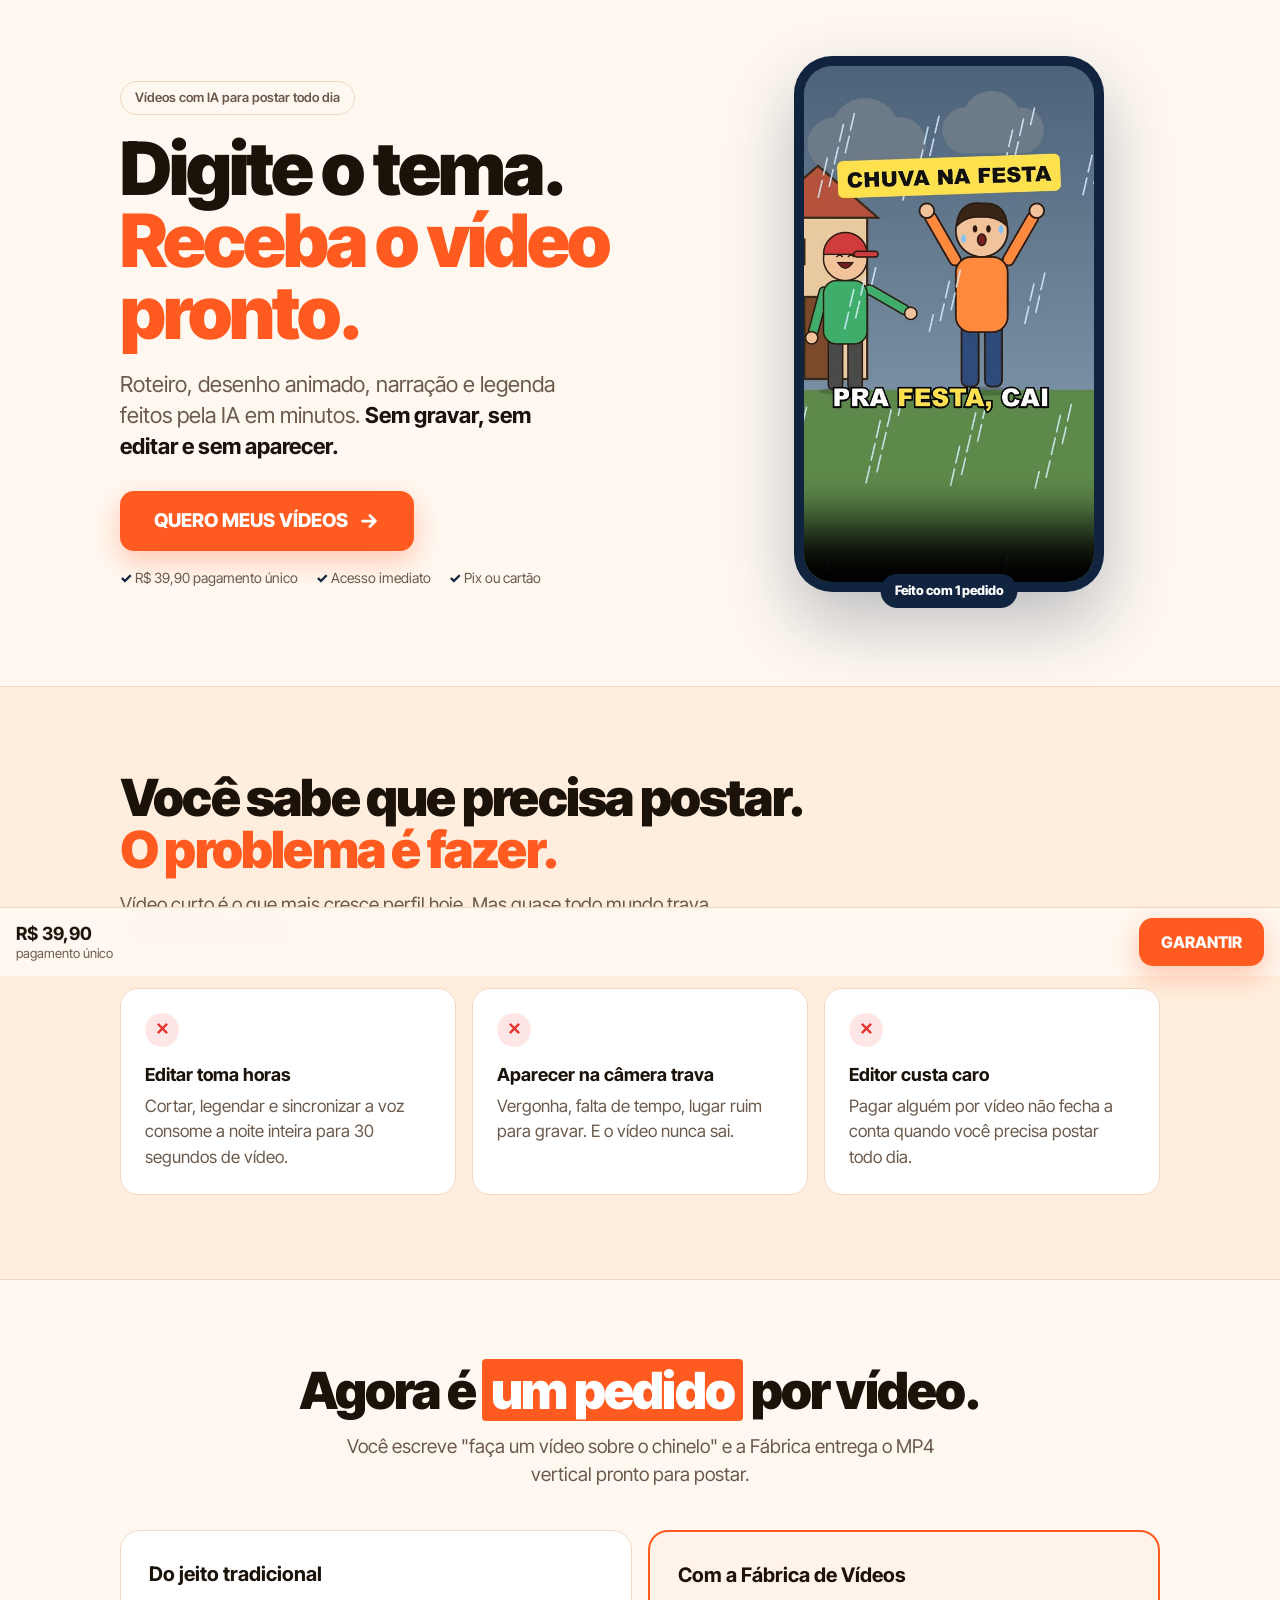
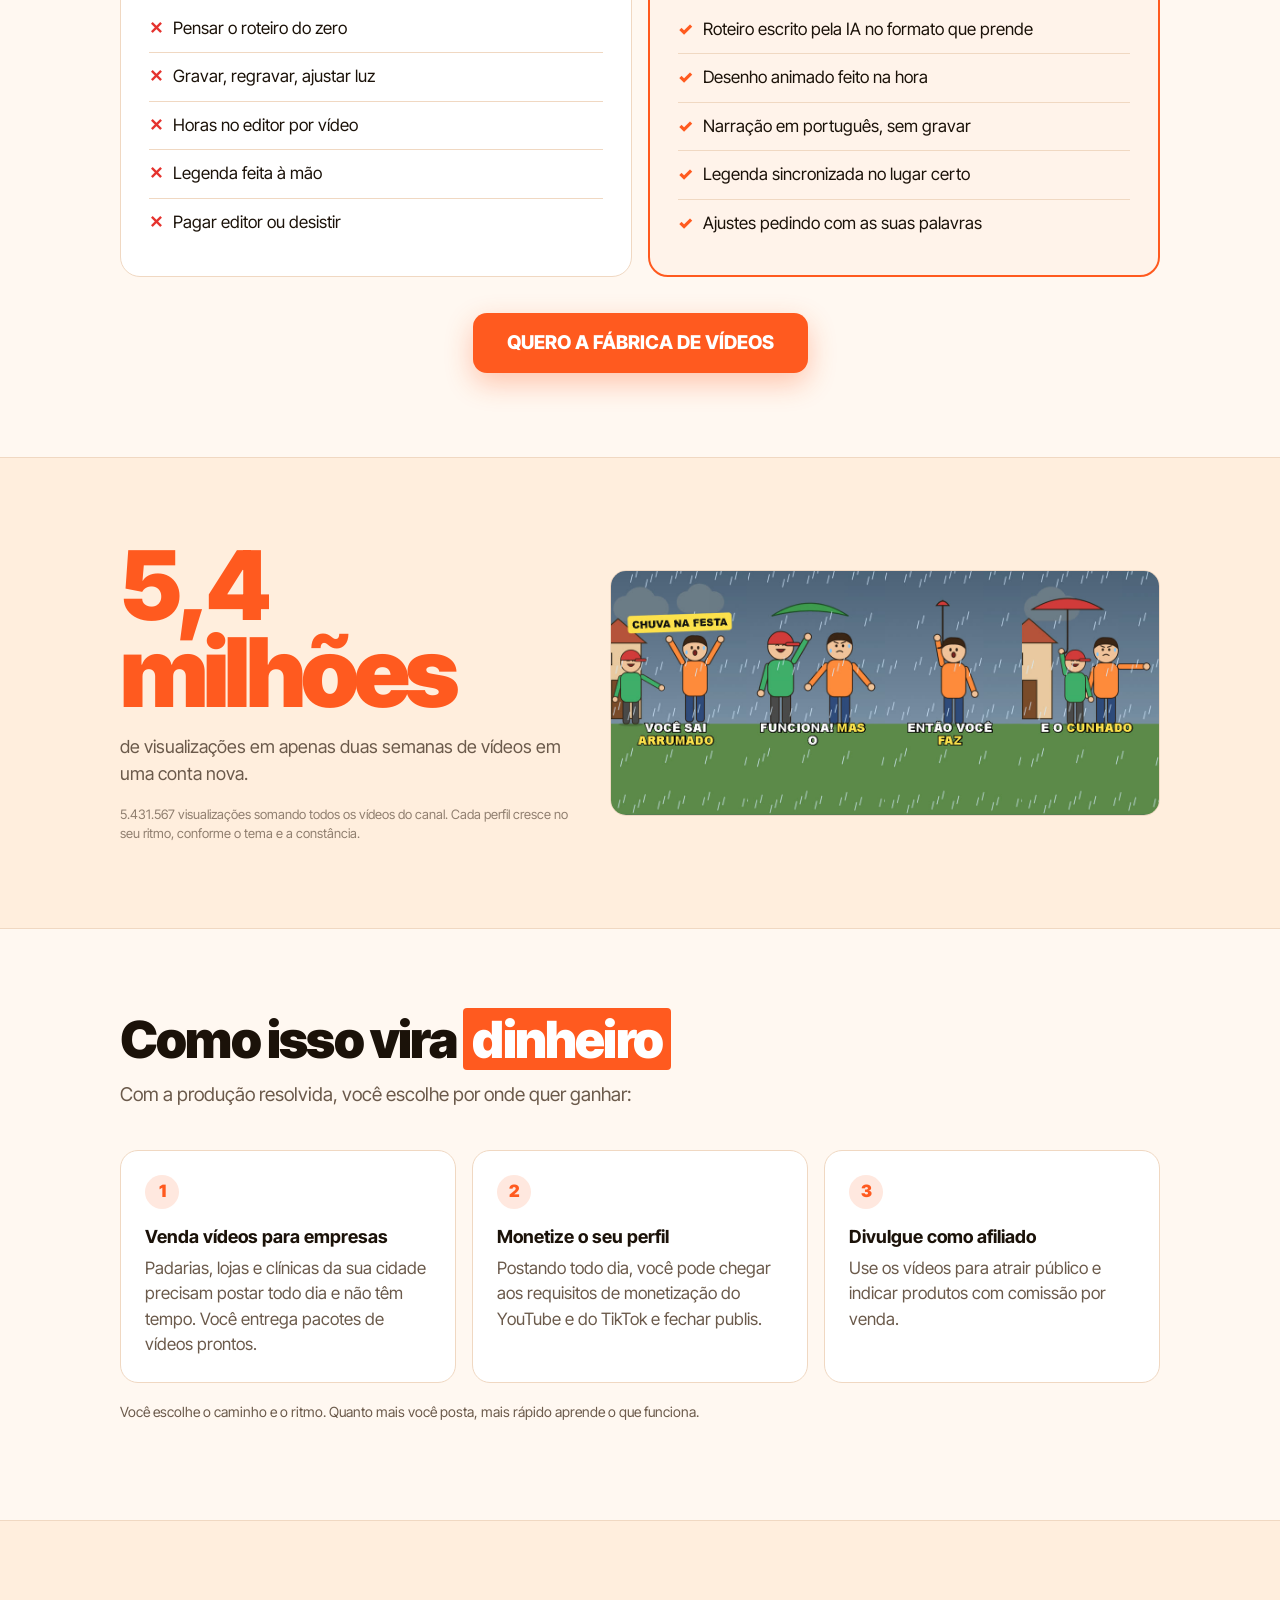
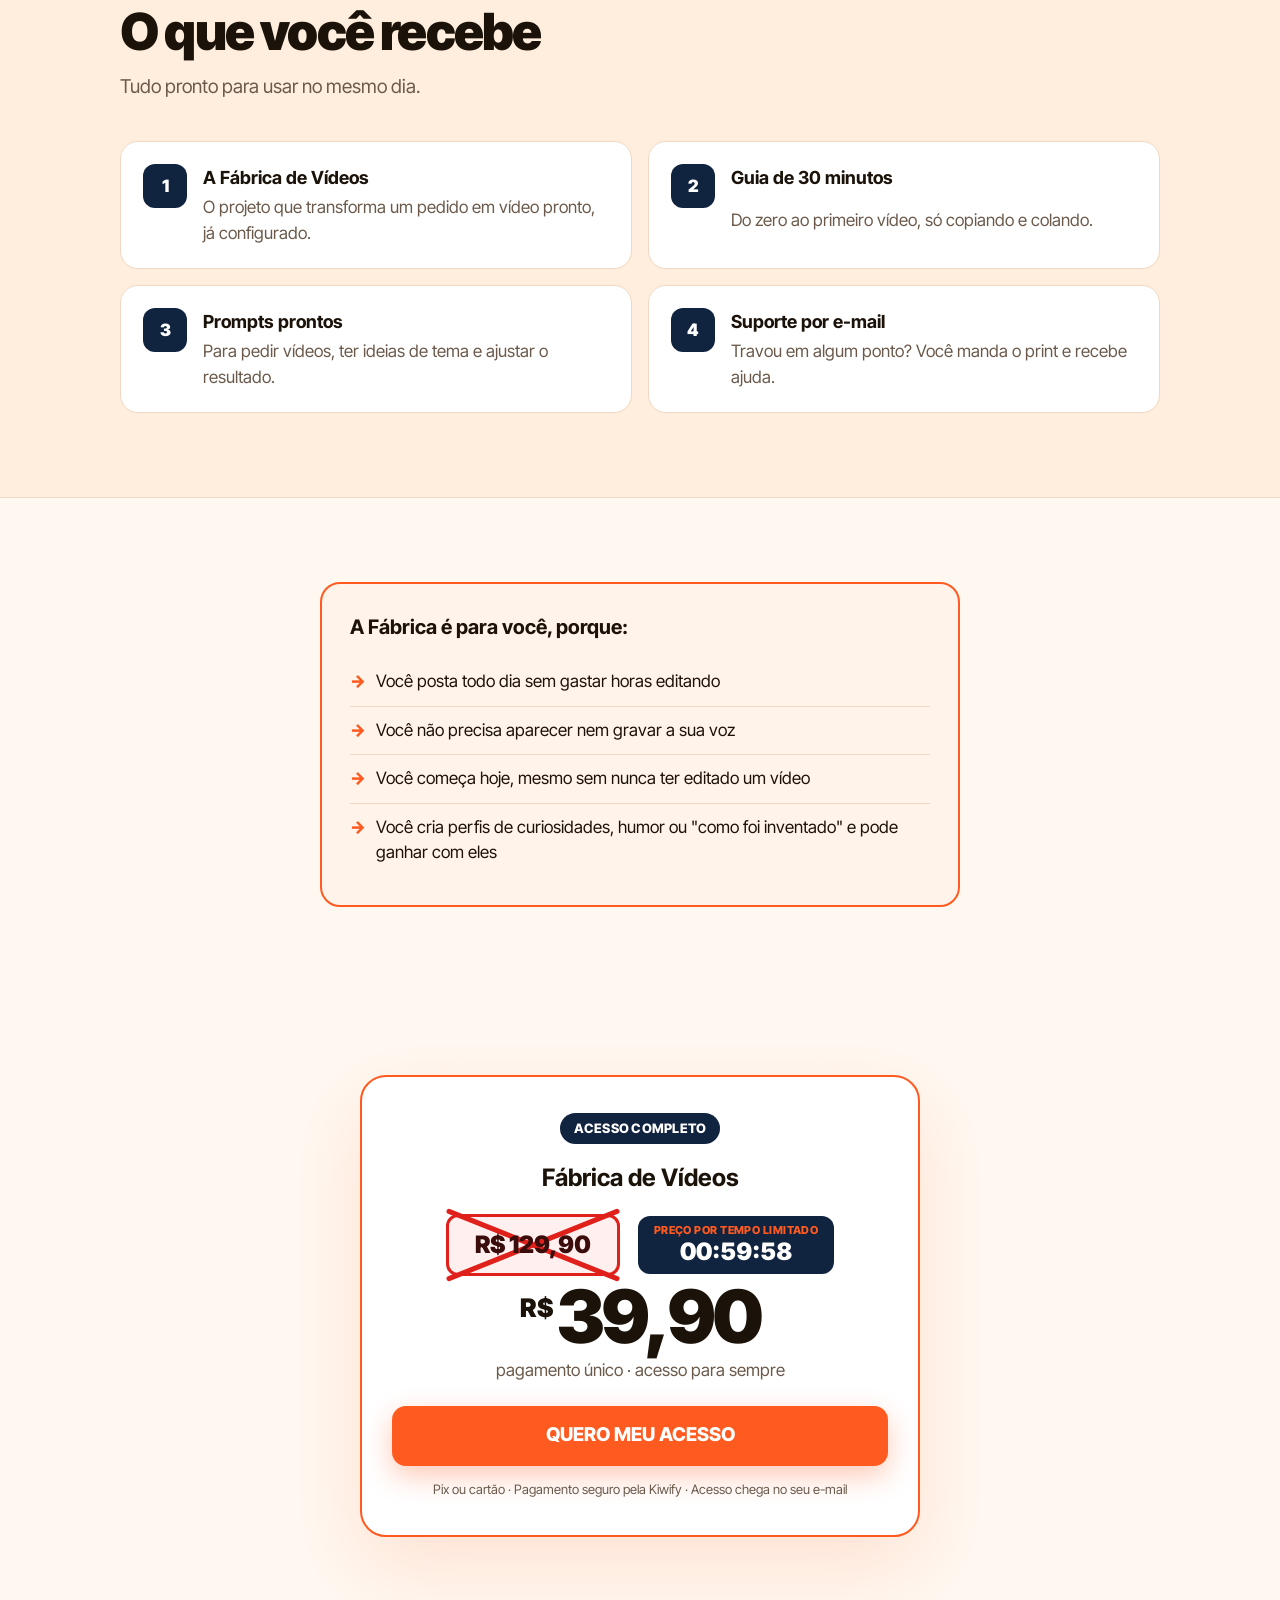
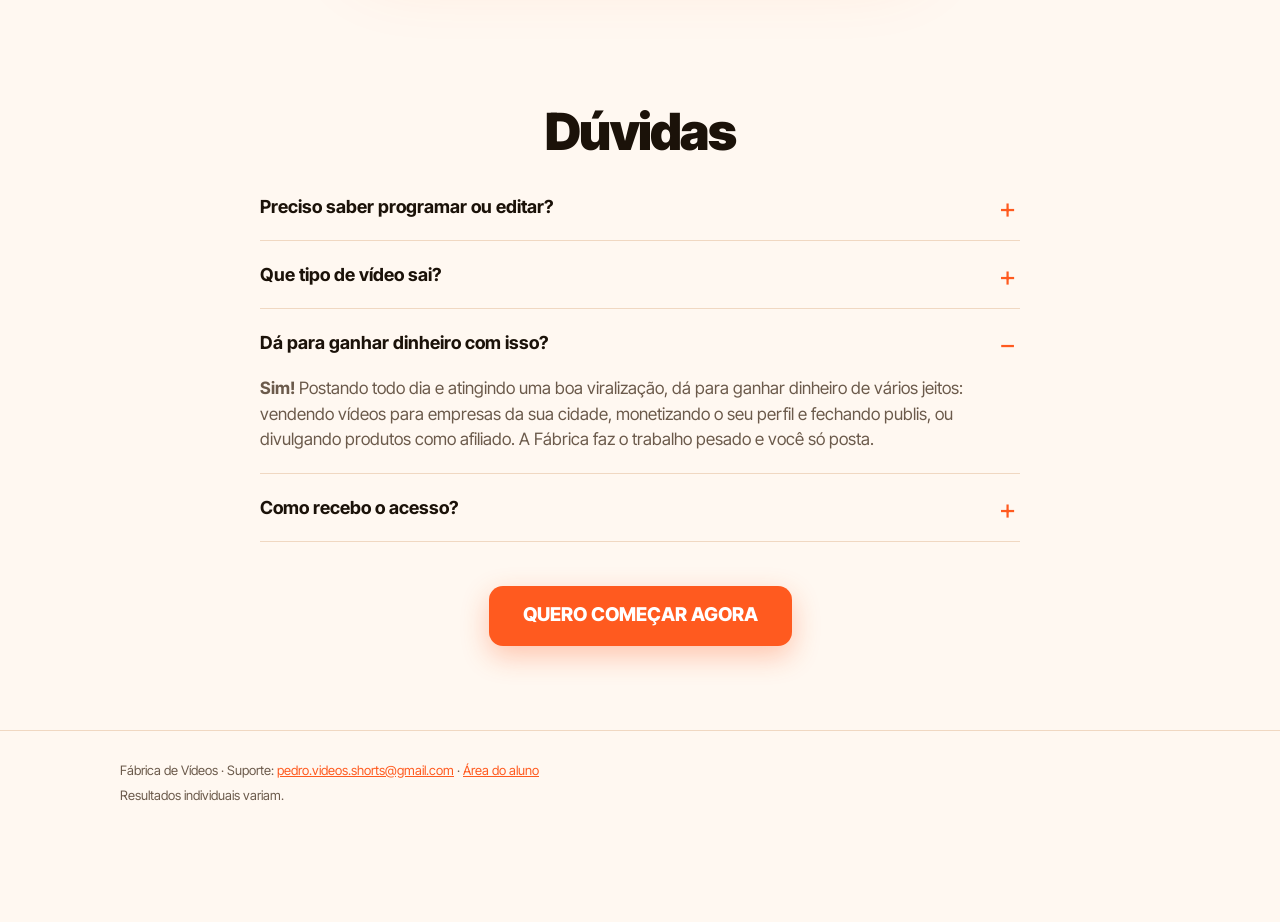
<file: index.html>
<!doctype html>
<html lang="pt-BR">
<head>
<meta charset="utf-8">
<meta name="viewport" content="width=device-width, initial-scale=1, viewport-fit=cover">
<title>Fábrica de Vídeos · Vídeos curtos com IA, sem gravar e sem editar</title>
<meta name="description" content="Digite o tema, receba o vídeo pronto: roteiro, desenho animado, narração e legenda. Sem gravar, sem editar, sem aparecer.">
<meta property="og:title" content="Fábrica de Vídeos">
<meta property="og:description" content="Digite o tema. Receba o vídeo pronto.">
<meta property="og:image" content="quadros.jpg">
<meta name="theme-color" content="#10233f">
<link rel="preconnect" href="https://fonts.googleapis.com">
<link rel="preconnect" href="https://fonts.gstatic.com" crossorigin>
<link href="https://fonts.googleapis.com/css2?family=Inter+Tight:wght@500;600;700;800;900&display=swap" rel="stylesheet">
<link rel="icon" href="data:image/svg+xml,<svg xmlns='http://www.w3.org/2000/svg' viewBox='0 0 100 100'><rect width='100' height='100' rx='24' fill='%23ff5a1f'/><text x='50' y='71' font-size='62' font-weight='900' font-family='Arial' fill='white' text-anchor='middle'>F</text></svg>">
<style>
:root {
  --bg: #fff8f1; --bg-2: #ffeedd; --card: #ffffff; --line: #f0d8c2; --marinho: #10233f;
  --ink: #1b1209; --ink-2: #6b5a4b; --amarelo: #ff5a1f; --verde: #ff5a1f; --verde-h: #e94a10; --vermelho: #e5322d;
  --font: "Inter Tight", -apple-system, BlinkMacSystemFont, "Segoe UI", Roboto, Arial, sans-serif;
}
* { box-sizing: border-box; }
html { scroll-behavior: smooth; -webkit-text-size-adjust: 100%; }
body { margin: 0; background: var(--bg); color: var(--ink); font-family: var(--font); font-size: 1.0625rem; line-height: 1.5; -webkit-font-smoothing: antialiased; }
a { color: var(--amarelo); }
:focus-visible { outline: 3px solid var(--amarelo); outline-offset: 3px; border-radius: 6px; }
img, video { display: block; max-width: 100%; }
.c { width: min(1040px, 100% - 32px); margin: 0 auto; }
.amarelo { color: var(--amarelo); }
.marca-texto { background: var(--amarelo); color: #fff; padding: 0 .18em; border-radius: 4px; -webkit-box-decoration-break: clone; box-decoration-break: clone; }

/* faixa de lançamento */
.faixa { background: var(--marinho); color: #fff; font-weight: 700; font-size: .9375rem; text-align: center; padding: 9px 12px; }
.faixa b { font-variant-numeric: tabular-nums; color: #ffb48f; }

/* botão */
.btn { display: inline-flex; align-items: center; justify-content: center; gap: 10px; min-height: 60px; padding: 0 34px; border-radius: 14px; background: var(--verde); color: #fff; font-weight: 800; font-size: 1.1875rem; text-decoration: none; border: 0; cursor: pointer; box-shadow: 0 10px 28px rgba(255,90,31,.32); transition: transform .15s, background .15s; text-align: center; }
.btn:hover { background: var(--verde-h); transform: translateY(-1px); }
.btn:active { transform: scale(.98); }
.btn svg { width: 22px; height: 22px; }
.selos { display: flex; flex-wrap: wrap; gap: 8px 18px; color: var(--ink-2); font-size: .875rem; margin-top: 16px; }
.selos span::before { content: "✓ "; color: var(--marinho); font-weight: 800; }

/* topo */
.heroi { padding: 56px 0 72px; display: grid; grid-template-columns: 1.15fr .85fr; gap: 48px; align-items: center; }
.tag { display: inline-block; border: 1px solid var(--line); color: var(--ink-2); border-radius: 999px; padding: 6px 14px; font-size: .8125rem; font-weight: 600; margin-bottom: 18px; }
h1 { font-size: clamp(2.5rem, 6.4vw, 4.6rem); line-height: .98; letter-spacing: -0.04em; margin: 0 0 20px; font-weight: 900; }
.sub { font-size: clamp(1.125rem, 2.2vw, 1.375rem); color: var(--ink-2); margin: 0 0 30px; max-width: 34ch; line-height: 1.4; }
.sub b { color: var(--ink); }
.celular { justify-self: center; width: min(310px, 78vw); position: relative; margin-bottom: 22px; padding: 10px; background: #10233f; border-radius: 38px; box-shadow: 0 30px 70px rgba(16,35,63,.28); }
.celular video { width: 100%; aspect-ratio: 9 / 16; border-radius: 28px; background: #000; object-fit: cover; }
.selo-video { position: absolute; left: 50%; bottom: -16px; transform: translateX(-50%); background: var(--marinho); color: #fff; font-weight: 800; font-size: .8125rem; padding: 7px 14px; border-radius: 999px; white-space: nowrap; }

section { padding: 84px 0; }
.escuro { background: var(--bg-2); border-top: 1px solid var(--line); border-bottom: 1px solid var(--line); }
h2 { font-size: clamp(2rem, 4.6vw, 3.2rem); line-height: 1.02; letter-spacing: -0.035em; margin: 0 0 16px; font-weight: 900; }
.intro { color: var(--ink-2); font-size: 1.1875rem; margin: 0 0 40px; max-width: 54ch; }
.centro { text-align: center; }
.centro .intro, .intro.centro { margin-left: auto; margin-right: auto; }

/* dor */
.dores { display: grid; grid-template-columns: repeat(3, 1fr); gap: 16px; }
.dor { background: var(--card); border: 1px solid var(--line); border-radius: 18px; padding: 24px; }
.dor b { display: block; font-size: 1.125rem; margin-bottom: 6px; }
.dor span { color: var(--ink-2); }
.dor .x { width: 34px; height: 34px; border-radius: 50%; background: rgba(255,77,77,.14); color: var(--vermelho); display: grid; place-items: center; font-weight: 900; margin-bottom: 14px; }

/* comparação */
.comp { display: grid; grid-template-columns: 1fr 1fr; gap: 16px; }
.coluna { border-radius: 20px; padding: 28px; border: 1px solid var(--line); background: var(--card); }
.coluna.nossa { border: 2px solid var(--amarelo); background: #fff3ea; }
.coluna h3 { margin: 0 0 16px; font-size: 1.25rem; }
.coluna ul { list-style: none; padding: 0; margin: 0; }
.coluna li { padding: 11px 0; border-top: 1px solid var(--line); display: flex; gap: 10px; }
.coluna li:first-child { border-top: 0; }
.coluna.velha li::before { content: "✕"; color: var(--vermelho); font-weight: 900; }
.coluna.nossa li::before { content: "✓"; color: var(--amarelo); font-weight: 900; }

/* prova */
.prova { display: grid; grid-template-columns: .9fr 1.1fr; gap: 40px; align-items: center; }
.numero { font-size: clamp(3.5rem, 9vw, 6rem); font-weight: 900; letter-spacing: -0.05em; line-height: .9; color: var(--amarelo); }
.prova p { color: var(--ink-2); font-size: 1.125rem; }
.prova small { color: var(--ink-2); opacity: .75; font-size: .8125rem; display: block; margin-top: 10px; }
.quadros { border-radius: 16px; overflow: hidden; border: 1px solid var(--line); }

/* entrega */
.entrega { display: grid; grid-template-columns: repeat(2, 1fr); gap: 16px; }
.item { display: grid; grid-template-columns: 44px 1fr; gap: 4px 16px; background: var(--card); border: 1px solid var(--line); border-radius: 18px; padding: 22px; }
.item i { width: 44px; height: 44px; border-radius: 12px; background: var(--marinho); color: #fff; display: grid; place-items: center; font-style: normal; font-weight: 900; grid-row: span 2; }
.item b { font-size: 1.125rem; }
.item span { color: var(--ink-2); }

/* para quem */
.para { display: grid; grid-template-columns: 1fr 1fr; gap: 16px; }
.para .coluna li::before { content: "→"; color: var(--amarelo); font-weight: 900; }

/* oferta */
.oferta { max-width: 560px; margin: 0 auto; background: var(--card); border: 2px solid var(--amarelo); border-radius: 26px; padding: 36px 30px; text-align: center; box-shadow: 0 30px 80px rgba(255,90,31,.14); }
.oferta .rotulo { display: inline-block; background: var(--marinho); color: #fff; font-weight: 800; font-size: .8125rem; padding: 6px 14px; border-radius: 999px; letter-spacing: .02em; }
.oferta h3 { font-size: 1.5rem; margin: 16px 0 4px; }
.de { color: var(--ink-2); font-size: 1rem; margin-top: 18px; }
.preco-linha { display: flex; flex-wrap: wrap; align-items: center; justify-content: center; gap: 14px 18px; margin-top: 18px; }
.preco-cortado { position: relative; display: inline-block; padding: 10px 26px; background: #fff0ef; border: 3px solid #e0201b; border-radius: 12px; }
.preco-cortado span { position: relative; z-index: 1; font-size: 1.5rem; font-weight: 900; color: #3a0d0c; }
.preco-cortado::after { content: ""; position: absolute; inset: -12px -16px; background: url("data:image/svg+xml,%3Csvg xmlns='http://www.w3.org/2000/svg' viewBox='0 0 100 100' preserveAspectRatio='none'%3E%3Cpath d='M8 8L92 92M92 8L8 92' stroke='%23e0201b' stroke-width='5' stroke-linecap='round' vector-effect='non-scaling-stroke' fill='none'/%3E%3C/svg%3E") no-repeat center / 100% 100%; }
.timer-limite { background: var(--marinho); color: #fff; border-radius: 12px; padding: 8px 16px; line-height: 1.2; text-align: center; }
.timer-limite small { display: block; font-size: .6875rem; font-weight: 800; letter-spacing: .04em; text-transform: uppercase; color: var(--amarelo); }
.timer-limite b { font-size: 1.5rem; font-weight: 900; font-variant-numeric: tabular-nums; }
.por { font-size: 4.6rem; font-weight: 900; letter-spacing: -0.05em; line-height: 1; margin: 4px 0; }
.por small { font-size: 1.6rem; vertical-align: 26px; margin-right: 4px; letter-spacing: 0; }
.parc { color: var(--ink-2); margin-bottom: 22px; }
.relogio { display: flex; justify-content: center; gap: 10px; margin: 0 0 22px; }
.relogio div { background: var(--marinho); color: #fff; border: 1px solid var(--line); border-radius: 12px; min-width: 70px; padding: 10px 6px; }
.relogio b { display: block; font-size: 1.875rem; font-weight: 900; font-variant-numeric: tabular-nums; line-height: 1.1; }
.relogio span { font-size: .6875rem; color: #b9c4d6; text-transform: uppercase; letter-spacing: .08em; }
.aviso-preco { font-size: .875rem; color: var(--ink-2); margin: -8px 0 22px; }
.oferta .btn { width: 100%; }
.pagamento { color: var(--ink-2); font-size: .8125rem; margin-top: 14px; }

/* garantia */
.garantia { display: grid; grid-template-columns: 140px 1fr; gap: 32px; align-items: center; max-width: 820px; margin: 0 auto; }
.selo-g { width: 140px; height: 140px; border-radius: 50%; border: 4px solid var(--amarelo); display: grid; place-items: center; text-align: center; font-weight: 900; line-height: 1; color: var(--amarelo); background: #fff; }
.selo-g b { font-size: 3rem; display: block; }
.selo-g span { font-size: .8125rem; letter-spacing: .1em; }

/* faq */
.faq { max-width: 760px; margin: 0 auto; }
.faq details { border-bottom: 1px solid var(--line); }
.faq summary { cursor: pointer; list-style: none; padding: 20px 36px 20px 0; font-weight: 700; font-size: 1.125rem; position: relative; }
.faq summary::-webkit-details-marker { display: none; }
.faq summary::after { content: "+"; position: absolute; right: 4px; top: 14px; font-size: 1.75rem; color: var(--amarelo); font-weight: 400; }
.faq details[open] summary::after { content: "−"; }
.faq p { margin: 0 0 20px; color: var(--ink-2); }

footer { border-top: 1px solid var(--line); padding: 30px 0 110px; color: var(--ink-2); font-size: .8125rem; }
footer p { margin: 0 0 6px; }

.fixa { position: fixed; left: 0; right: 0; bottom: 0; z-index: 30; background: rgba(255,248,241,.96); backdrop-filter: blur(12px); -webkit-backdrop-filter: blur(12px); border-top: 1px solid var(--line); padding: 10px 16px calc(10px + env(safe-area-inset-bottom)); display: flex; align-items: center; gap: 14px; transform: translateY(110%); transition: transform .3s; }
.fixa.on { transform: none; }
.fixa .p { font-size: .8125rem; color: var(--ink-2); line-height: 1.3; }
.fixa .p b { color: var(--ink); font-size: 1.125rem; display: block; }
.fixa .p s { color: var(--ink-2); }
.fixa .btn { margin-left: auto; min-height: 48px; padding: 0 22px; font-size: 1rem; }

@media (max-width: 860px) {
  .heroi { grid-template-columns: 1fr; padding: 36px 0 60px; gap: 44px; }
  .dores, .comp, .entrega, .para, .prova { grid-template-columns: 1fr; }
  .garantia { grid-template-columns: 1fr; justify-items: center; text-align: center; }
  section { padding: 64px 0; }
  .btn { width: 100%; }
  .fixa .btn { width: auto; }
}
@media (prefers-reduced-motion: reduce) { * { transition: none !important; } }
</style>
</head>
<body>


<main>
  <div class="c heroi">
    <div>
      <span class="tag">Vídeos com IA para postar todo dia</span>
      <h1>Digite o tema. <span class="amarelo">Receba o vídeo pronto.</span></h1>
      <p class="sub">Roteiro, desenho animado, narração e legenda feitos pela IA em minutos. <b>Sem gravar, sem editar e sem aparecer.</b></p>
      <a class="btn" href="#oferta">QUERO MEUS VÍDEOS <svg viewBox="0 0 24 24" fill="none" stroke="currentColor" stroke-width="3" stroke-linecap="round" stroke-linejoin="round"><path d="M5 12h14M13 6l6 6-6 6"/></svg></a>
      <div class="selos"><span>R$ 39,90 pagamento único</span><span>Acesso imediato</span><span>Pix ou cartão</span></div>
    </div>
    <div class="celular">
      <video src="demo.mp4" poster="demo.jpg" autoplay muted loop playsinline controls aria-label="Vídeo feito pela Fábrica a partir de um único pedido"></video>
      <span class="selo-video">Feito com 1 pedido</span>
    </div>
  </div>

  <section class="escuro">
    <div class="c">
      <h2>Você sabe que precisa postar.<br><span class="amarelo">O problema é fazer.</span></h2>
      <p class="intro">Vídeo curto é o que mais cresce perfil hoje. Mas quase todo mundo trava em um destes pontos:</p>
      <div class="dores">
        <div class="dor"><div class="x">✕</div><b>Editar toma horas</b><span>Cortar, legendar e sincronizar a voz consome a noite inteira para 30 segundos de vídeo.</span></div>
        <div class="dor"><div class="x">✕</div><b>Aparecer na câmera trava</b><span>Vergonha, falta de tempo, lugar ruim para gravar. E o vídeo nunca sai.</span></div>
        <div class="dor"><div class="x">✕</div><b>Editor custa caro</b><span>Pagar alguém por vídeo não fecha a conta quando você precisa postar todo dia.</span></div>
      </div>
    </div>
  </section>

  <section>
    <div class="c">
      <h2 class="centro">Agora é <span class="marca-texto">um pedido</span> por vídeo.</h2>
      <p class="intro centro">Você escreve "faça um vídeo sobre o chinelo" e a Fábrica entrega o MP4 vertical pronto para postar.</p>
      <div class="comp">
        <div class="coluna velha"><h3>Do jeito tradicional</h3><ul>
          <li>Pensar o roteiro do zero</li><li>Gravar, regravar, ajustar luz</li><li>Horas no editor por vídeo</li><li>Legenda feita à mão</li><li>Pagar editor ou desistir</li></ul></div>
        <div class="coluna nossa"><h3>Com a Fábrica de Vídeos</h3><ul>
          <li>Roteiro escrito pela IA no formato que prende</li><li>Desenho animado feito na hora</li><li>Narração em português, sem gravar</li><li>Legenda sincronizada no lugar certo</li><li>Ajustes pedindo com as suas palavras</li></ul></div>
      </div>
      <div class="centro" style="margin-top:36px"><a class="btn" href="#oferta">QUERO A FÁBRICA DE VÍDEOS</a></div>
    </div>
  </section>

  <section class="escuro">
    <div class="c prova">
      <div>
        <div class="numero">5,4 milhões</div>
        <p>de visualizações em apenas duas semanas de vídeos em uma conta nova.</p>
        <small>5.431.567 visualizações somando todos os vídeos do canal. Cada perfil cresce no seu ritmo, conforme o tema e a constância.</small>
      </div>
      <div class="quadros"><img src="quadros.jpg" alt="Quadros reais de um vídeo feito pela Fábrica" loading="lazy"></div>
    </div>
  </section>

  <section>
    <div class="c">
      <h2>Como isso vira <span class="marca-texto">dinheiro</span></h2>
      <p class="intro">Com a produção resolvida, você escolhe por onde quer ganhar:</p>
      <div class="dores">
        <div class="dor"><div class="x" style="background:rgba(255,90,31,.14);color:var(--amarelo)">1</div><b>Venda vídeos para empresas</b><span>Padarias, lojas e clínicas da sua cidade precisam postar todo dia e não têm tempo. Você entrega pacotes de vídeos prontos.</span></div>
        <div class="dor"><div class="x" style="background:rgba(255,90,31,.14);color:var(--amarelo)">2</div><b>Monetize o seu perfil</b><span>Postando todo dia, você pode chegar aos requisitos de monetização do YouTube e do TikTok e fechar publis.</span></div>
        <div class="dor"><div class="x" style="background:rgba(255,90,31,.14);color:var(--amarelo)">3</div><b>Divulgue como afiliado</b><span>Use os vídeos para atrair público e indicar produtos com comissão por venda.</span></div>
      </div>
      <p style="color:var(--ink-2);font-size:.875rem;margin-top:18px">Você escolhe o caminho e o ritmo. Quanto mais você posta, mais rápido aprende o que funciona.</p>
    </div>
  </section>

  <section class="escuro">
    <div class="c">
      <h2>O que você recebe</h2>
      <p class="intro">Tudo pronto para usar no mesmo dia.</p>
      <div class="entrega">
        <div class="item"><i>1</i><b>A Fábrica de Vídeos</b><span>O projeto que transforma um pedido em vídeo pronto, já configurado.</span></div>
        <div class="item"><i>2</i><b>Guia de 30 minutos</b><span>Do zero ao primeiro vídeo, só copiando e colando.</span></div>
        <div class="item"><i>3</i><b>Prompts prontos</b><span>Para pedir vídeos, ter ideias de tema e ajustar o resultado.</span></div>
        <div class="item"><i>4</i><b>Suporte por e-mail</b><span>Travou em algum ponto? Você manda o print e recebe ajuda.</span></div>
      </div>
    </div>
  </section>

  <section>
    <div class="c para" style="grid-template-columns:1fr;max-width:640px">
      <div class="coluna nossa"><h3>A Fábrica é para você, porque:</h3><ul>
        <li>Você posta todo dia sem gastar horas editando</li><li>Você não precisa aparecer nem gravar a sua voz</li><li>Você começa hoje, mesmo sem nunca ter editado um vídeo</li><li>Você cria perfis de curiosidades, humor ou "como foi inventado" e pode ganhar com eles</li></ul></div>
    </div>
  </section>

  <section id="oferta">
    <div class="c">
      <div class="oferta">
        <span class="rotulo">ACESSO COMPLETO</span>
        <h3>Fábrica de Vídeos</h3>
        <div class="preco-linha">
          <div class="preco-cortado"><span>R$ 129,90</span></div>
          <div class="timer-limite"><small>Preço por tempo limitado</small><b id="timer">01:00:00</b></div>
        </div>
        <div class="por"><small>R$</small>39,90</div>
        <div class="parc">pagamento único · acesso para sempre</div>
        <a class="btn" id="comprar" href="https://pay.kiwify.com.br/qPV3Grn">QUERO MEU ACESSO</a>
        <div class="pagamento">Pix ou cartão · Pagamento seguro pela Kiwify · Acesso chega no seu e-mail</div>
      </div>
    </div>
  </section>

  <section>
    <div class="c faq">
      <h2 class="centro">Dúvidas</h2>
      <details><summary>Preciso saber programar ou editar?</summary><p>Não. Você só copia mensagens prontas e escreve o tema do vídeo. A IA faz o resto.</p></details>
      <details><summary>Que tipo de vídeo sai?</summary><p>Vídeos verticais de 20 a 30 segundos, com desenho animado, narração em português e legenda, no formato de curiosidades e humor do dia a dia.</p></details>
      <details open><summary>Dá para ganhar dinheiro com isso?</summary><p><b>Sim!</b> Postando todo dia e atingindo uma boa viralização, dá para ganhar dinheiro de vários jeitos: vendendo vídeos para empresas da sua cidade, monetizando o seu perfil e fechando publis, ou divulgando produtos como afiliado. A Fábrica faz o trabalho pesado e você só posta.</p></details>
      <details><summary>Como recebo o acesso?</summary><p>Assim que o pagamento é aprovado, chega um e-mail com o link para criar sua senha. Se não achar, olhe o spam e a aba Promoções.</p></details>
    </div>
    <div class="c centro" style="margin-top:44px"><a class="btn" href="#oferta">QUERO COMEÇAR AGORA</a></div>
  </section>
</main>

<footer>
  <div class="c">
    <p>Fábrica de Vídeos · Suporte: <a href="mailto:pedro.videos.shorts@gmail.com">pedro.videos.shorts@gmail.com</a> · <a href="curso/">Área do aluno</a></p>
    <p>Resultados individuais variam.</p>
  </div>
</footer>

<div class="fixa" id="fixa"><div class="p"><b>R$ 39,90</b>pagamento único</div><a class="btn" href="#oferta">GARANTIR</a></div>

<script>

// Timer de 1 hora por visitante: começa na primeira visita e só reinicia quando zera
(function () {
  const HORA = 60 * 60 * 1000, CHAVE = 'fv_timer_fim';
  const el = document.getElementById('timer');
  let fim = 0;
  try { fim = parseInt(localStorage.getItem(CHAVE), 10) || 0; } catch (e) {}
  function novo() {
    fim = Date.now() + HORA;
    try { localStorage.setItem(CHAVE, String(fim)); } catch (e) {}
  }
  if (!fim || fim <= Date.now() || fim - Date.now() > HORA) novo();
  function tique() {
    let resta = fim - Date.now();
    if (resta <= 0) { novo(); resta = HORA; }
    const s = Math.floor(resta / 1000);
    el.textContent = [Math.floor(s / 3600), Math.floor(s % 3600 / 60), s % 60].map(n => String(n).padStart(2, '0')).join(':');
  }
  tique();
  setInterval(tique, 1000);
})();

// Contador próprio (Supabase): visita e cliques. Sem cookie, sem IP, sem dado pessoal.
// A chave "publishable" é pública; a tabela só aceita inserir (RLS).
function contar(evento) {
  try {
    let id = '';
    try { id = sessionStorage.getItem('fv_v') || ''; if (!id) { id = Math.random().toString(36).slice(2, 12); sessionStorage.setItem('fv_v', id); } } catch (e) {}
    let origem = '';
    try { origem = document.referrer ? new URL(document.referrer).hostname.slice(0, 80) : 'direto'; } catch (e) {}
    const utm = (new URLSearchParams(location.search).get('utm_source') || '').slice(0, 80) || null;
    fetch('https://ufecxtcdhwzszlxagkxf.supabase.co/rest/v1/visitas', {
      method: 'POST', keepalive: true,
      headers: {'Content-Type': 'application/json', apikey: 'sb_publishable_-d6KXfHcixKiM5-jnLe2ZQ_TDx0iaBg', Prefer: 'return=minimal'},
      body: JSON.stringify({evento, origem, utm, aparelho: /Mobi|Android|iPhone/i.test(navigator.userAgent) ? 'celular' : 'computador', visitante: id || null})
    }).catch(() => {});
  } catch (e) {}
}
contar('visita');
document.getElementById('comprar').addEventListener('click', () => contar('clique-checkout'));
document.querySelector('#fixa .btn').addEventListener('click', () => contar('clique-garantir-barra'));

// Barra de compra fixa depois do topo
const fixa = document.getElementById('fixa');
const oferta = document.getElementById('oferta');
addEventListener('scroll', () => {
  const r = oferta.getBoundingClientRect();
  const vendoOferta = r.top < innerHeight && r.bottom > 0;
  fixa.classList.toggle('on', scrollY > 600 && !vendoOferta);
}, {passive: true});
</script>
</body>
</html>
</file>
